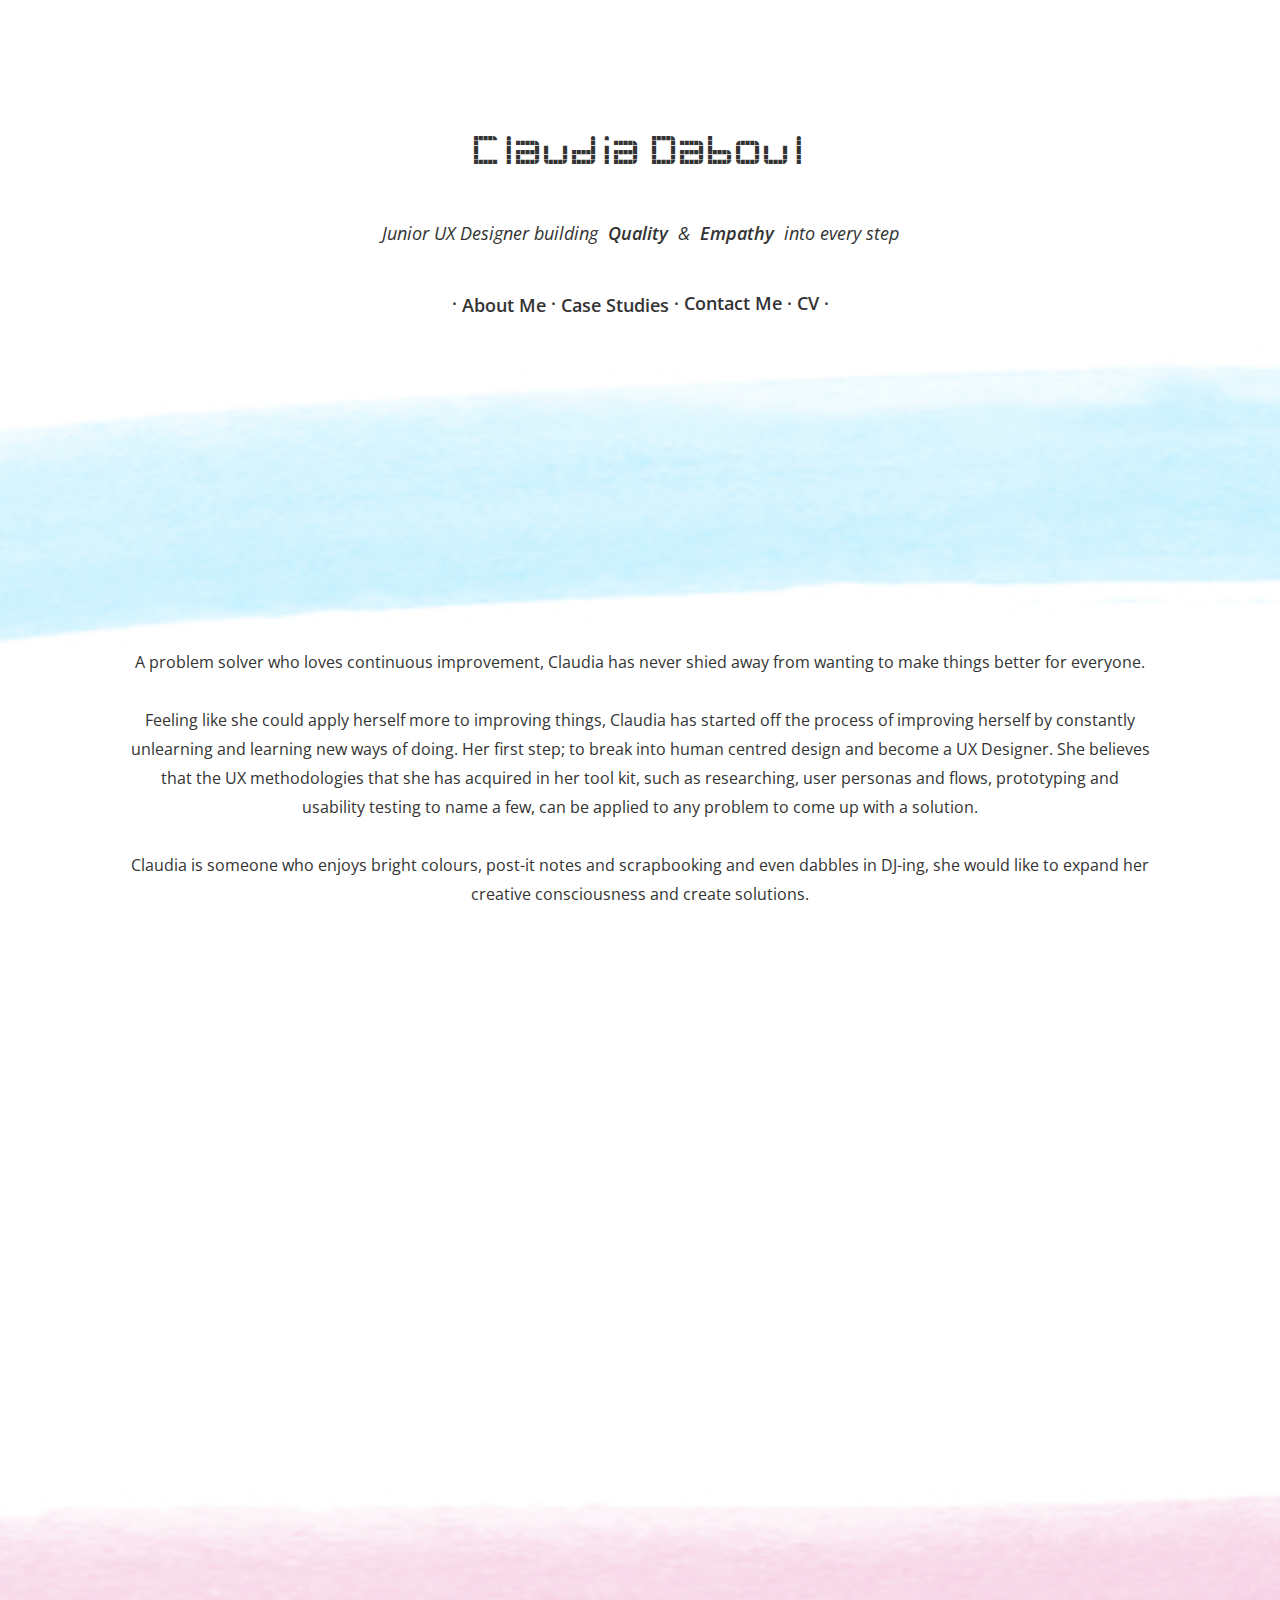
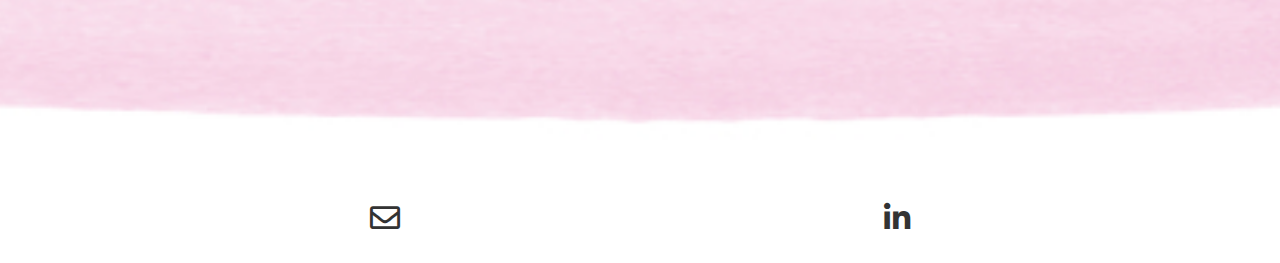
<file: index.html>
<!DOCTYPE html>
<html>
    <head>
        <meta charset="utf-8">
        <meta http-equiv="X-UA-Compatible" content="IE=edge">
        <title>Claudia Daboul: Jnr UX Designer</title>
        <meta name="viewport" content="width=device-width, initial-scale=1">
        <link rel="stylesheet" href="css/reset.css">
        <link rel="stylesheet" type="text/css" href="css/index.css">
        <link href="https://fonts.googleapis.com/css?family=Open+Sans:400,400i,600,600i" rel="stylesheet">
        <link rel="stylesheet" href="https://use.fontawesome.com/releases/v5.0.13/css/all.css">
    </head>
    <body>
        <header>
            <h1>Claudia Daboul</h1>

            <p id="subt">Junior UX Designer building &nbsp <span class="Bitalic">Quality &nbsp</span>&<span class="Bitalic">&nbsp Empathy &nbsp</span>  into every step</p>
            <div id="links">
                <p>&middot; <a href ="index.html">About Me</a> &middot; <a href ="CaseStudies.html">Case Studies</a> &middot; Contact Me &middot; CV &middot;</p>
            </div>
        </header>
        
        <div id="main">
            <article id="about">
                <p>A problem solver who loves continuous improvement, Claudia has never shied away from wanting to make things better for everyone.</p>
                <br>
                <P>Feeling like she could apply herself more to improving things, Claudia has started off the process of improving herself by constantly unlearning and learning new ways of doing. Her first step; to break into human centred design and become a UX Designer. She believes that the UX methodologies that she has acquired in her tool kit, such as researching, user personas and flows, prototyping and usability testing to name a few, can be applied to any problem to come up with a solution.</p>
                <br>
                <p>Claudia is someone who enjoys bright colours, post-it notes and scrapbooking and even dabbles in DJ-ing, she would like to expand her creative consciousness and create solutions.</p>
            </article>
        </div>

        <footer>
            <div id="ico">
                <a href="mailto:claudia.daboul@gmail.com">
                    <i class="far fa-envelope fa-ico"></i>
                </a>
                <a href="https://www.linkedin.com/in/claudia-daboul-880271101/">
                    <i class="fab fa-linkedin-in fa-ico"></i>
                </a>
            </div>
        </footer>

    </body>

</html>
</file>
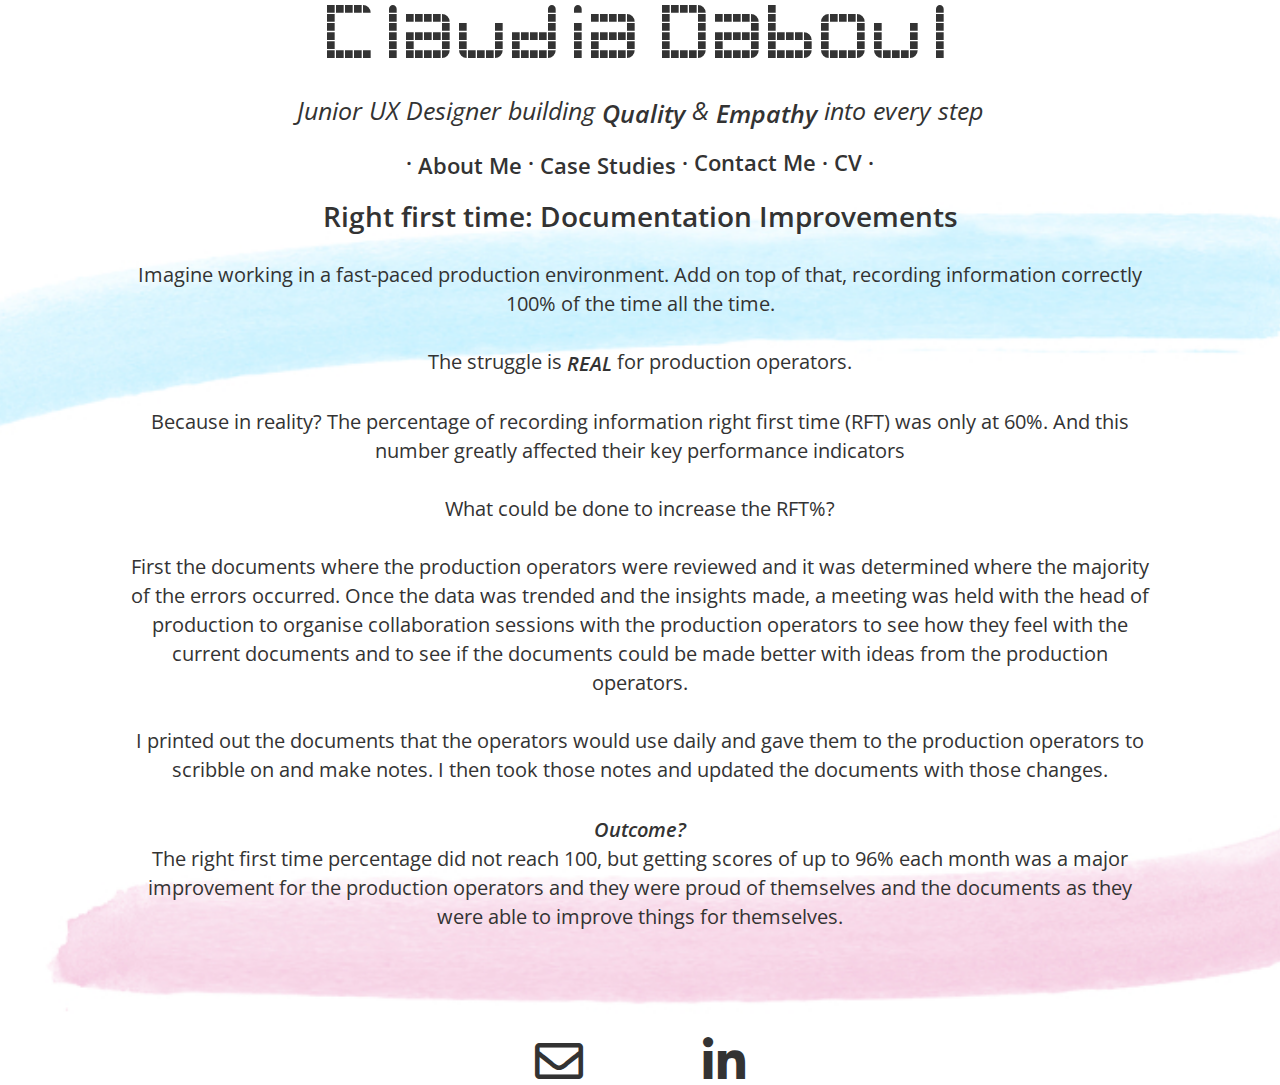
<file: RFT.html>
<!DOCTYPE html>
<html>
    <head>
        <meta charset="utf-8" />
        <meta http-equiv="X-UA-Compatible" content="IE=edge" />
        <title>Claudia Daboul: Jnr UX Designer</title>
        <meta name="viewport" content="width=device-width, initial-scale=1" />
        <link rel="stylesheet" href="css/reset.css" />
        <link rel="stylesheet" type="text/css" href="css/RFT.css" />
        <link href="https://fonts.googleapis.com/css?family=Open+Sans:400,400i,600,600i" rel="stylesheet" />
        <link rel="stylesheet" href="https://use.fontawesome.com/releases/v5.0.13/css/all.css" />
    </head>

    <body>
        <header>
            <h1>Claudia Daboul</h1>
            <p id="subt"> Junior UX Designer building <span class="Bitalic"> Quality </span> & <span class="Bitalic"> Empathy </span> into every step</p>
                <div id="links">
                    <p> &middot; <a href="index.html">About Me</a> &middot; <a href="CaseStudies.html">Case Studies</a> &middot; Contact Me &middot; CV &middot; </p>
                </div>
        </header>

        <div id="main">
            <article id="RFT">
                <h2> Right first time: Documentation Improvements </h2>
                <br>
                <p>Imagine working in a fast-paced production environment. Add on top of
                that, recording information correctly 100% of the time all the time.</p>
                <br>
                <p>The struggle is <span class="Bitalic">REAL</span> for production
                operators. </p>
                <br>
                <p>Because in reality? The percentage of recording information right first time
                (RFT) was only at 60%. And this number greatly affected their key performance indicators</p>
                <br>
                <p>What could be done to increase the RFT%?</p>
                <br>
                <p>First the documents where the production operators were reviewed and
                it was determined where the majority of the errors occurred. Once the
                data was trended and the insights made, a meeting was held with the
                head of production to organise collaboration sessions with the
                production operators to see how they feel with the current documents
                and to see if the documents could be made better with ideas from the
                production operators. </p>
                <br>
                <p>I printed out the documents that the operators would use daily and gave them to the production operators to scribble on and make notes. I then took those notes and updated the documents with those changes. </p>
                <br>
                <p><span class="Bitalic">Outcome?</span></p>
                <p>The right first time percentage did not reach 100, but getting scores of up to 96% each month was a major improvement for the production operators and they were proud of themselves and the documents as they were able to improve things for themselves.</p>
            </article>
        </div>

        <footer>
            <div id="ico">
                <a href="mailto:claudia.daboul@gmail.com"><i class="far fa-envelope fa-ico"></i></a>
                <a href="https://www.linkedin.com/in/claudia-daboul-880271101/"><i class="fab fa-linkedin-in fa-ico"></i></a>
            </div>
        </footer>
    </body>
</html>
</file>
<file: css/index.css>
/* Box Model Hack */
* {
    -moz-box-sizing: border-box; /* Firexfox */
    -webkit-box-sizing: border-box; /* Safari/Chrome/iOS/Android */
    box-sizing: border-box; /* IE */
}

/* Clear fix hack */
.clearfix:after {
    content: ".";
    display: block;
    clear: both;
    visibility: hidden;
    line-height: 0;
    height: 0;
}

.clear {
    clear: both;
}

.alignright {
    float: right;
    padding: 0 0 10px 10px; /* note the padding around a right floated image */
}

.alignleft {
    float: left;
    padding: 0 10px 10px 0; /* note the padding around a left floated image */
}

/******************************************
/* BASE STYLES
/*******************************************/

body {
    font-family: 'Open Sans', sans-serif;
    color: rgb(51, 51, 51);
    background-image: url(../images/background.jpg);
    background-repeat: no-repeat;
    background-position: center;
    background-size: cover;
}


::selection {
    background-color: rgba(197, 149, 255, 0.3);
    z-index: -1;
}

a {
    text-decoration: none;
    color: rgb(51, 51, 51);
}

a:visited, .fa-ico {
    color: rgb(51, 51, 51);
}

@font-face {
    font-family: 'retro_party';
    src: url('retro_party.woff') format('woff');
    font-weight: normal;
    font-style: normal;
}

header {
    display: flex;
    flex-direction: column;
    align-items: center;
}

h1 {
    font-family: 'retro_party';
    font-style: normal;
    font-size: 72px;
}

#subt {
    font-size: 25px;
    font-style: italic;
    text-align: center;
    padding-top: 2%;
    display: inline-flex;
}

#links {
    margin: 2%;
    font-size: 22px;
    font-weight: 600;
}

#main {
    height: 50vh;
    width: 90vw;
    font-size: 20px;
    line-height: 29px;
    text-align: center;
    display: flex;
    flex-direction: column;
    align-items: flex-end;
    justify-content: center;
}

#about {
    display: flex;
    flex-direction: column;
    align-items: center;
    height: 40vh;
    width: 80vw;
}

.Bitalic {
    font-style: italic;
    font-weight: 600;

}

footer {
    display: flex;
    flex-direction: column;
    align-items: center;
    margin-top: 5vh;
}

#ico {
    display: flex;
    justify-content: space-evenly;
    align-items: center;
    width: 80vw;
}

.fa-ico {
    font-size: 48px;
}

/*tablets portrait*/

@media only screen and (min-width: 1025px) and (max-width: 1280px) {
    header {
        display: flex;
        flex-direction: column;
        justify-content: space-around;
        align-items: center;
        height: 10vh;
        font-size: 20px;
        margin-top: 2vh;
    }

    h1 {
        font-size: 38px;
        line-height: 10vh;
        padding-top: 10vh;
        text-align: center;
    }

    #subt {
        font-size: 18px;
        text-align: center
    }

    #links {
        margin: 2%;
        font-size: 18px;
        font-style: normal;
        font-weight: 600;
        padding-top: 3vh;
        text-align: center;
    }

    #main {
        font-size: 16px;
        height: 150vh;
        margin-top: 5vh;
    }

    .fa-ico {
        font-size: 30px;
    }
    
    footer {
        display: flex;
        flex-direction: column;
        justify-content: space-around;
        align-items: center;
        height: 10vh;
        margin-top: 30vh;
    }

    #ico {
        display: flex;
        justify-content: space-around;
    }
}

/*phone portrait*/

@media only screen and (max-width: 600px){
    header {
        justify-content: center;
        padding-top: 4vh;
    }
    
    h1 {
        font-size: 32px;
    }
    
    #subt, #links {
        font-size: 14px;
        margin-top: 1vh;
        text-align: center;
    }

    #main {
        height: 72vh;
        width: 90vw;
        justify-content: flex-start;
        font-size: 13px;
        margin-top: 3vh;
    }

    .fa-ico {
        font-size: 22px;
    }
}
</file>
<file: css/RFT.css>
/* Box Model Hack */
* {
    -moz-box-sizing: border-box; /* Firexfox */
    -webkit-box-sizing: border-box; /* Safari/Chrome/iOS/Android */
    box-sizing: border-box; /* IE */
}

/* Clear fix hack */
.clearfix:after {
    content: ".";
    display: block;
    clear: both;
    visibility: hidden;
    line-height: 0;
    height: 0;
}

.clear {
    clear: both;
}

.alignright {
    float: right;
    padding: 0 0 10px 10px; /* note the padding around a right floated image */
}

.alignleft {
    float: left;
    padding: 0 10px 10px 0; /* note the padding around a left floated image */
}

/******************************************
/* BASE STYLES
/*******************************************/

body {
    font-family: 'Open Sans', sans-serif;
    color: rgb(51, 51, 51);
    background-image: url(../images/background.jpg);
    background-repeat: no-repeat;
    background-position: center;
    background-size: cover;
}


::selection {
    background-color: rgba(197, 149, 255, 0.3);
    z-index: -1;
}

a {
    text-decoration: none;
    color: rgb(51, 51, 51);
}

a:visited, .fa-ico {
    color: rgb(51, 51, 51);
}

@font-face {
    font-family: 'retro_party';
    src: url('retro_party.woff') format('woff');
    font-weight: normal;
    font-style: normal;
}

header {
    display: flex;
    flex-direction: column;
    align-items: center;
}

h1 {
    font-family: 'retro_party';
    font-style: normal;
    font-size: 72px;
}

h2 {
    font-weight: 600;
    font-size: 28px;
}

#subt {
    font-size: 25px;
    font-style: italic;
    text-align: center;
    padding-top: 2%;
}

#links {
    margin: 2%;
    font-size: 22px;
    font-weight: 600;
}

#main {
    height: 90vh;
    width: 90vw;
    font-size: 20px;
    line-height: 29px;
    text-align: center;
    display: flex;
    flex-direction: column;
    align-items: flex-end;
}

#RFT {
    display: flex;
    flex-direction: column;
    align-items: center;
    width: 80vw;
}

.Bitalic {
    font-style: italic;
    font-weight: 600;
}

footer {
    display: flex;
    flex-direction: column;
    align-items: center;
    margin-top: 2%
}

#ico {
    display: flex;
    justify-content: space-evenly;
    align-items: center;
    width: 50vh;
}

.fa-ico {
    font-size: 48px;
}

@media only screen and (min-width: 1024x) and (max-width: 1250x) {
    header {
        display: flex;
        flex-direction: column;
        justify-content: space-around;
        align-items: center;
        height: 10vh;
        font-size: 20px;
        margin-top: 2vh;
    }

    h1 {
        font-size: 38px;
        line-height: 10vh;
        padding-top: 10vh;
        text-align: center;
    }

    #subt {
        font-size: 18px;
        text-align: center
    }

    #links {
        margin: 2%;
        font-size: 18px;
        font-style: normal;
        font-weight: 600;
        padding-top: 3vh;
        text-align: center;
    }

    #main {
        font-size: 16px;
        height: 150vh;
        margin-top: 12vh;
    }

    #about {
        height: 70vh;
    }

    .fa-ico {
        font-size: 20px;
    }
    
    footer {
        display: flex;
        flex-direction: column;
        justify-content: space-around;
        align-items: center;
        height: 10vh;
        margin-top: 30vh;
    }

    #ico {
        display: flex;
        justify-content: space-around;
    }
}

/*phone portrait*/

@media only screen and (max-width: 600px){
    header {
        justify-content: center;
        padding-top: 4vh;
    }
    
    h1 {
        font-size: 32px;
    }
    
    h2 {
        font-size: 20px;
    }
    
    #subt, #links {
        font-size: 14px;
        margin-top: 1vh;
        text-align: center;
    }

    #main {
        height: 140vh;
        width: 90vw;
        justify-content: flex-start;
        font-size: 13px;
        margin-top: 3vh;
    }

    .fa-ico {
        font-size: 22px;
    }
}
</file>
